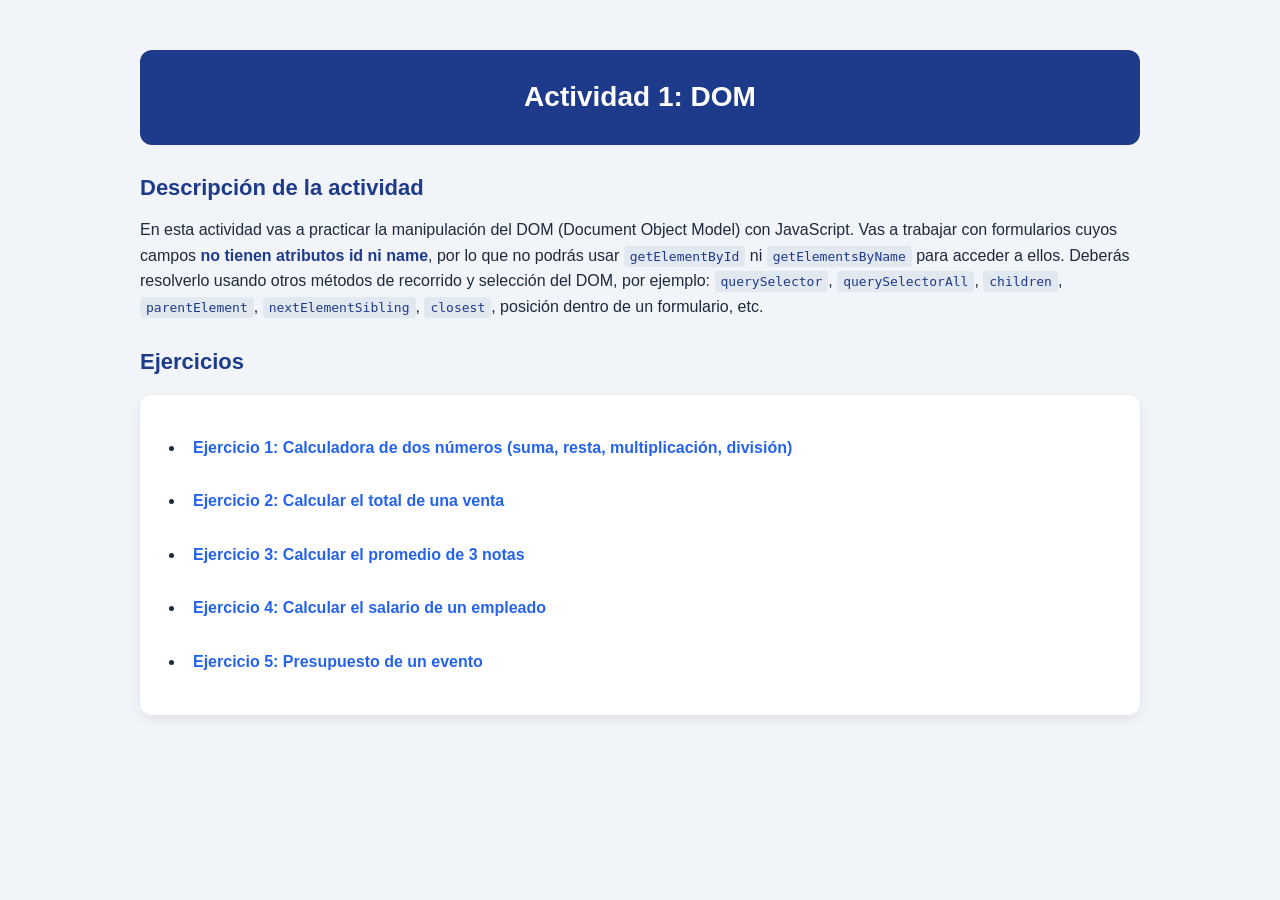
<file: index.html>
<!DOCTYPE html>
<html lang="es">
<head>
  <meta charset="UTF-8">
  <meta name="viewport" content="width=device-width, initial-scale=1.0">
  <title>Actividad 1: DOM</title>
   <link rel="stylesheet" href="css/style.css">
  <!--
    REQUISITO: debes crear tu propio archivo CSS (por ejemplo "estilos.css")
    y vincularlo aquí para darle estilo a esta página de inicio.
    Ejemplo: <link rel="stylesheet" href="estilos.css">
  -->
</head>
<body>

  <h1>Actividad 1: DOM</h1>

  <h2>Descripción de la actividad</h2>
  <p>
    En esta actividad vas a practicar la manipulación del DOM (Document Object Model)
    con JavaScript. Vas a trabajar con formularios cuyos campos <strong>no tienen
    atributos id ni name</strong>, por lo que no podrás usar
    <code>getElementById</code> ni <code>getElementsByName</code> para acceder a ellos.
    Deberás resolverlo usando otros métodos de recorrido y selección del DOM, por
    ejemplo: <code>querySelector</code>, <code>querySelectorAll</code>,
    <code>children</code>, <code>parentElement</code>, <code>nextElementSibling</code>,
    <code>closest</code>, posición dentro de un formulario, etc.
  </p>

  <!--
    Qué debes entregar en cada ejercicio:
    1. Crear tu propio archivo CSS y vincularlo en cada página HTML (puede
       ser el mismo archivo para todas, o uno por página).
    2. Crear tu propio archivo JavaScript y vincularlo al final del body de
       cada página.
    3. En el HTML de cada ejercicio, agregar el atributo onclick a cada
       botón, indicando la función de tu JS que debe ejecutar.
    4. En tu JS, usar el DOM (sin id ni name) para leer los valores de los
       inputs, calcular el resultado y mostrarlo en el input de resultado
       correspondiente.
    5. Revisar que los enlaces de este index.html funcionen correctamente
       hacia cada ejercicio.
  -->

  <h2>Ejercicios</h2>
  <ul>
    <li><a href="calculadora.html">Ejercicio 1: Calculadora de dos números (suma, resta, multiplicación, división)</a></li>
    <li><a href="venta.html">Ejercicio 2: Calcular el total de una venta</a></li>
    <li><a href="promedio.html">Ejercicio 3: Calcular el promedio de 3 notas</a></li>
    <li><a href="salario.html">Ejercicio 4: Calcular el salario de un empleado</a></li>
    <li><a href="otra.html">Ejercicio 5: Presupuesto de un evento</a></li>
  </ul>

  <!--
    REQUISITO: debes crear tu propio archivo JS (por ejemplo "index.js")
    y vincularlo aquí si lo necesitas para esta página.
    Ejemplo: <script src="index.js"></script>
  -->
    <script src="js/script.js"></script>
</body>
</html>
</file>
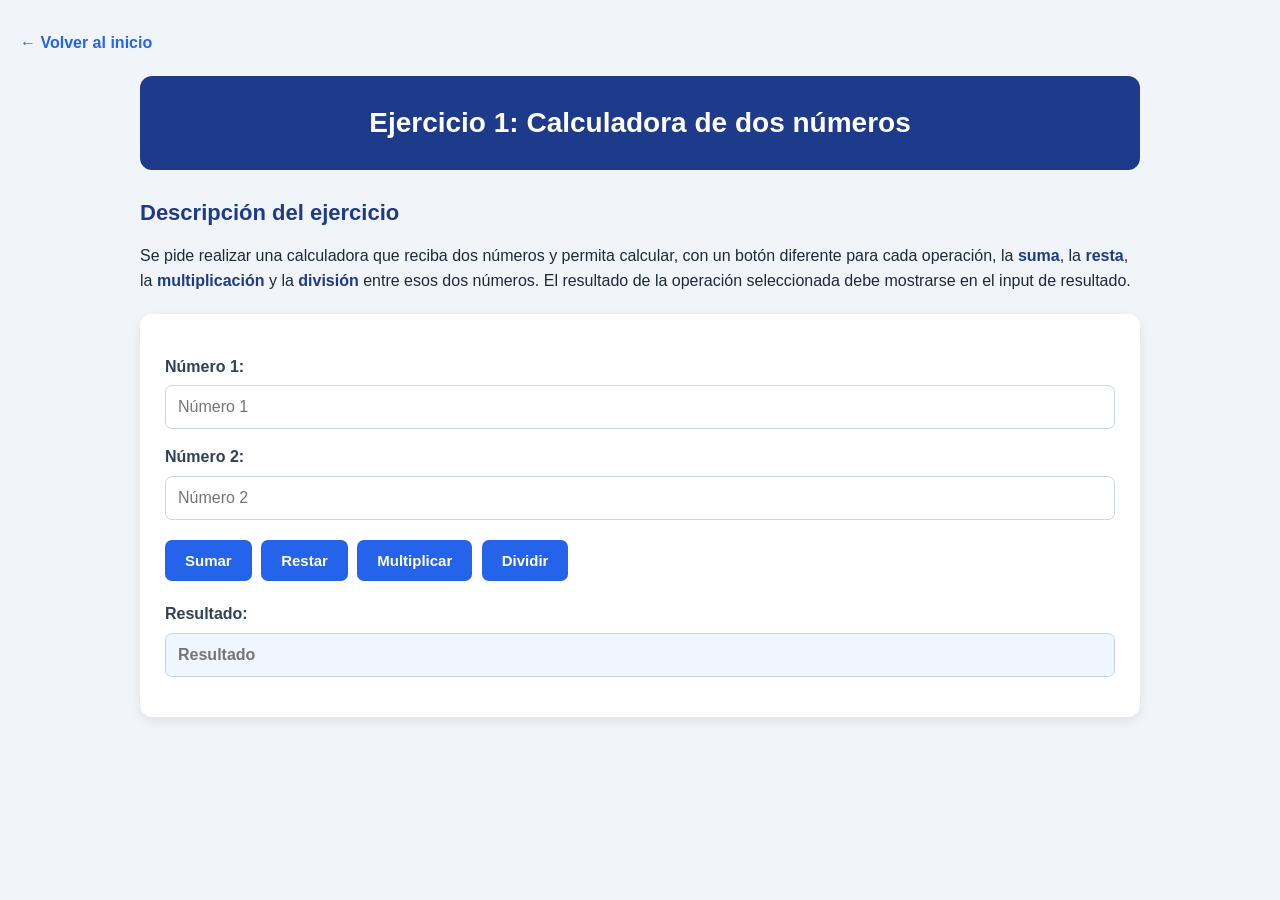
<file: calculadora.html>
<!DOCTYPE html>
<html lang="es">
<head>
  <meta charset="UTF-8">
  <meta name="viewport" content="width=device-width, initial-scale=1.0">
  <title>Ejercicio 1: Calculadora</title>
  <link rel="stylesheet" href="css/style.css">
  <!--
    REQUISITO: vincula aquí tu propio archivo CSS.
    Ejemplo: <link rel="stylesheet" href="estilos.css">
  -->
</head>
<body>

  <a href="index.html">&larr; Volver al inicio</a>

  <h1>Ejercicio 1: Calculadora de dos números</h1>

  <h2>Descripción del ejercicio</h2>
  <p>
    Se pide realizar una calculadora que reciba dos números y permita calcular,
    con un botón diferente para cada operación, la <strong>suma</strong>, la
    <strong>resta</strong>, la <strong>multiplicación</strong> y la
    <strong>división</strong> entre esos dos números. El resultado de la
    operación seleccionada debe mostrarse en el input de resultado.
  </p>

  <!--
    Instrucciones:
    1. Los inputs de este formulario no tienen id ni name: debes acceder a ellos
       desde tu JS usando el DOM (por ejemplo querySelectorAll('input') y la
       posición de cada campo, o recorriendo el formulario).
    2. Agrega el atributo onclick a cada botón, apuntando a una función distinta
       de tu JS (sumar, restar, multiplicar, dividir).
    3. Valida en tu JS qué pasa si se intenta dividir por cero.
    4. Crea y vincula tu propio CSS y tu propio JS.
  -->

  <form>
    <p>
      <label>Número 1: <input type="number"  id="num1"   placeholder="Número 1"></label>
    </p>
    <p>
      <label>Número 2: <input type="number"  id="num2"    placeholder="Número 2"></label>
    </p>

    <p>
      <button type="button" onclick="sumar()">Sumar</button>
      <button type="button" onclick="restar()">Restar</button>
      <button type="button" onclick="multiplicar()">Multiplicar</button>
      <button type="button" onclick="dividir()">Dividir</button>
    </p>

    <p>
      <label>Resultado: <input type="text" id="resultado1" placeholder="Resultado" readonly></label>
    </p>
  </form>

  <!--
    REQUISITO: vincula aquí tu propio archivo JS.
    Ejemplo: <script src="calculadora.js"></script>
  -->
    <script src="js/script.js"></script>
</body>
</html>
</file>
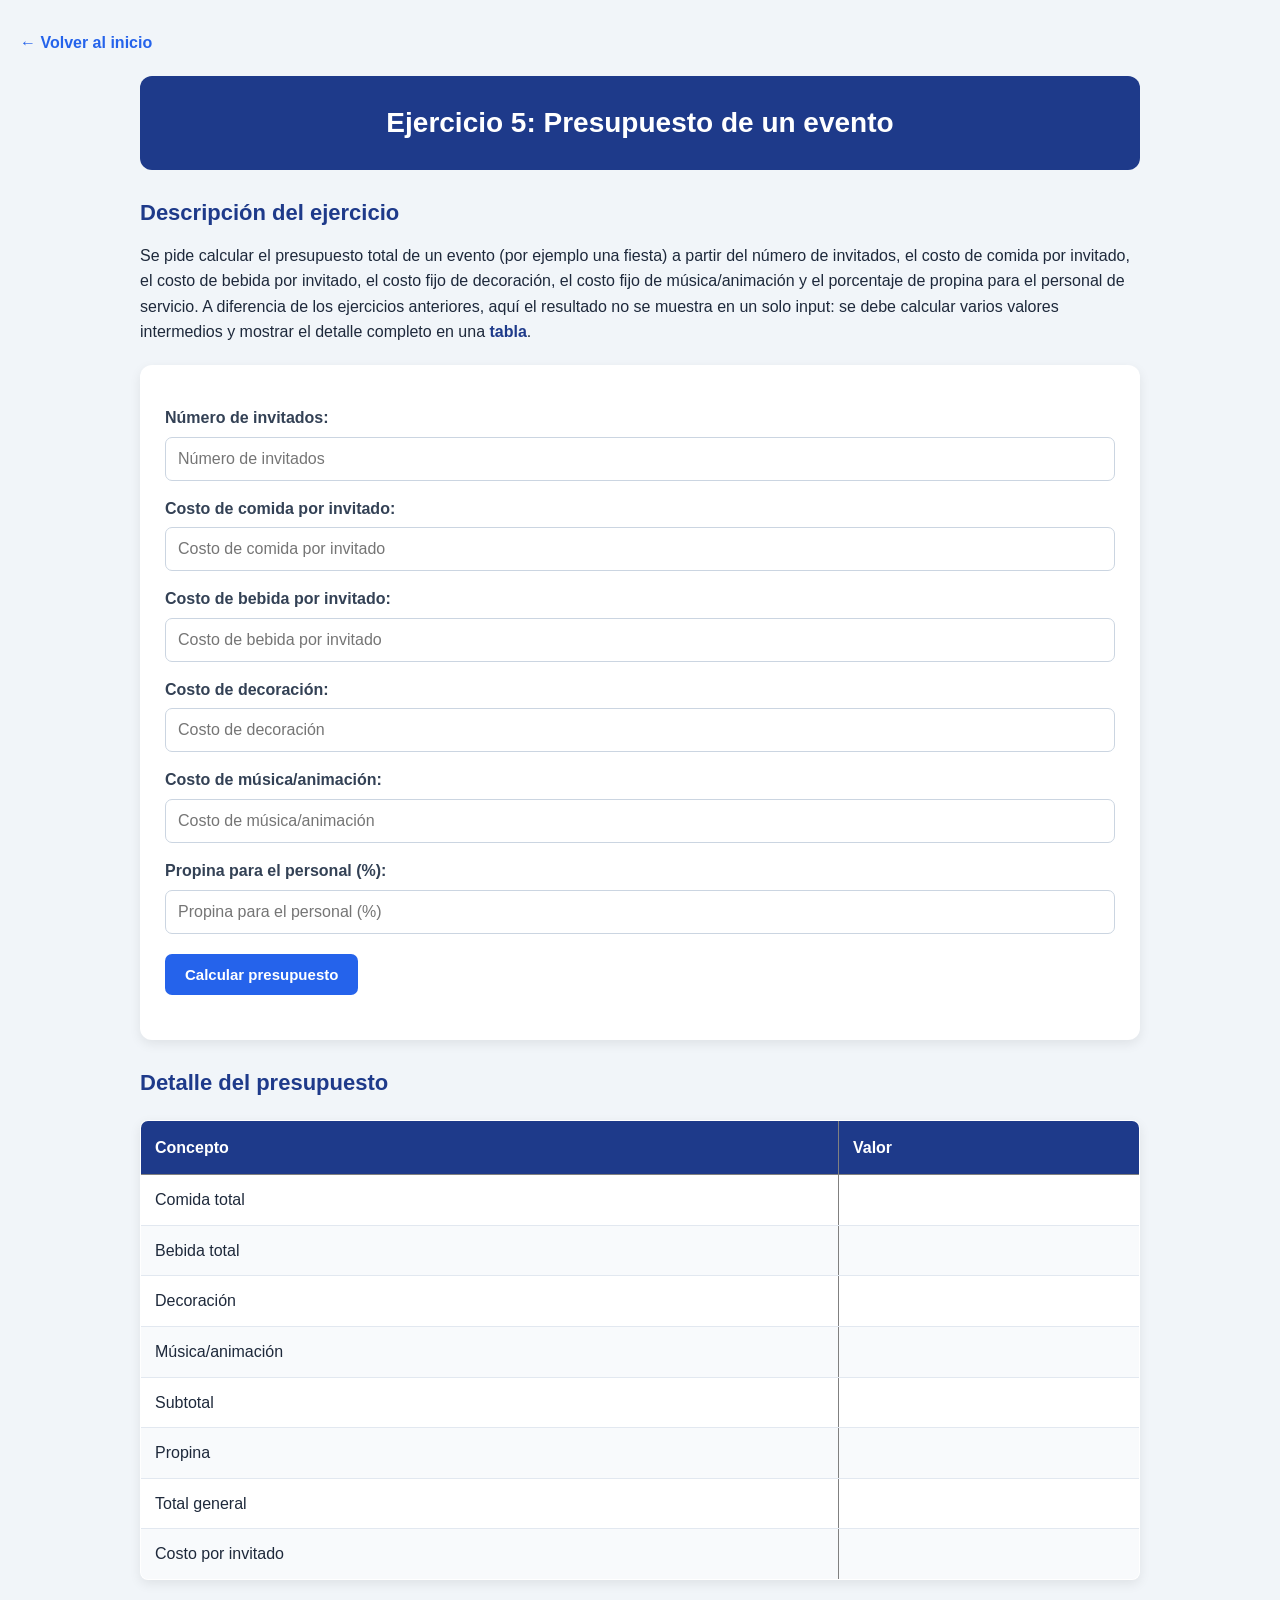
<file: otra.html>
<!DOCTYPE html>
<html lang="es">
<head>
  <meta charset="UTF-8">
  <meta name="viewport" content="width=device-width, initial-scale=1.0">
  <title>Ejercicio 5: Presupuesto de un evento</title>
  <link rel="stylesheet" href="css/style.css">
  <!--
    REQUISITO: vincula aquí tu propio archivo CSS.
    Ejemplo: <link rel="stylesheet" href="estilos.css">
  -->
</head>
<body>

  <a href="index.html">&larr; Volver al inicio</a>

  <h1>Ejercicio 5: Presupuesto de un evento</h1>

  <h2>Descripción del ejercicio</h2>
  <p>
    Se pide calcular el presupuesto total de un evento (por ejemplo una
    fiesta) a partir del número de invitados, el costo de comida por
    invitado, el costo de bebida por invitado, el costo fijo de decoración,
    el costo fijo de música/animación y el porcentaje de propina para el
    personal de servicio. A diferencia de los ejercicios anteriores, aquí
    el resultado no se muestra en un solo input: se debe calcular varios
    valores intermedios y mostrar el detalle completo en una
    <strong>tabla</strong>.
  </p>

  <!--
    Instrucciones:
    1. Los inputs no tienen id ni name: accede a ellos desde tu JS
       recorriendo el DOM del formulario.
    2. Agrega el atributo onclick al botón "Calcular presupuesto",
       apuntando a una función de tu JS.
    3. En tu JS debes calcular, usando variables, al menos:
       - comida total = invitados * costo de comida por invitado
       - bebida total = invitados * costo de bebida por invitado
       - subtotal = comida total + bebida total + decoración + música
       - propina = subtotal * (porcentaje de propina / 100)
       - total general = subtotal + propina
       - costo por invitado = total general / invitados
    4. Las celdas de la columna "Valor" de la tabla tampoco tienen id ni
       name: accede a ellas recorriendo las filas de la tabla
       (querySelectorAll('tbody tr'), children, etc.) y escribe ahí cada
       resultado.
    5. Valida qué pasa si el número de invitados es 0 o está vacío.
    6. Todos los valores de la tabla son dinero: antes de escribirlos en la
       celda, fórmatealos con toLocaleString() (por ejemplo:
       totalGeneral.toLocaleString('es-CO')).
    7. Crea y vincula tu propio CSS y tu propio JS.
  -->

  <form>
    <p>
      <label>Número de invitados: <input type="number" id="numero_invitados" placeholder="Número de invitados"></label>
    </p>
    <p>
      <label>Costo de comida por invitado: <input type="number" id="costo_comida" placeholder="Costo de comida por invitado"></label>
    </p>
    <p>
      <label>Costo de bebida por invitado: <input type="number" id="costo_bebida" placeholder="Costo de bebida por invitado"></label>
    </p>
    <p>
      <label>Costo de decoración: <input type="number" id="costo_decoracion" placeholder="Costo de decoración"></label>
    </p>
    <p>
      <label>Costo de música/animación: <input type="number" id="costo_musica" placeholder="Costo de música/animación"></label>
    </p>
    <p>
      <label>Propina para el personal (%): <input type="number" id="propina" placeholder="Propina para el personal (%)"></label>
    </p>

    <p>
      <button type="button" onclick="presupuesto()">Calcular presupuesto</button>
    </p>
  </form>

  <h2>Detalle del presupuesto</h2>
  <table border="1">
    <thead>
      <tr>
        <th>Concepto</th>
        <th>Valor</th>
      </tr>
    </thead>
    <tbody>
      <tr>
        <td>Comida total</td>
        <td id="comida_total"> </td>
      </tr>
      <tr>
        <td>Bebida total</td>
        <td id="bebida"></td>
      </tr>
      <tr>
        <td>Decoración</td>
        <td id="decora"></td>
      </tr>
      <tr>
        <td>Música/animación</td>
        <td id="musiani"></td>
      </tr>
      <tr>
        <td>Subtotal</td>
        <td id="su"></td>
      </tr>
      <tr>
        <td>Propina</td>
        <td id="pro"></td>
      </tr>
      <tr>
        <td>Total general</td>
        <td id="to_ge"></td>
      </tr>
      <tr>
        <td>Costo por invitado</td>
        <td id="cos_p_in"></td>
      </tr>
    </tbody>
  </table>

  <!--
    REQUISITO: vincula aquí tu propio archivo JS.
    Ejemplo: <script src="otra.js"></script>
  -->
  <script src="js/script.js"></script>
</body>
</html>
</file>
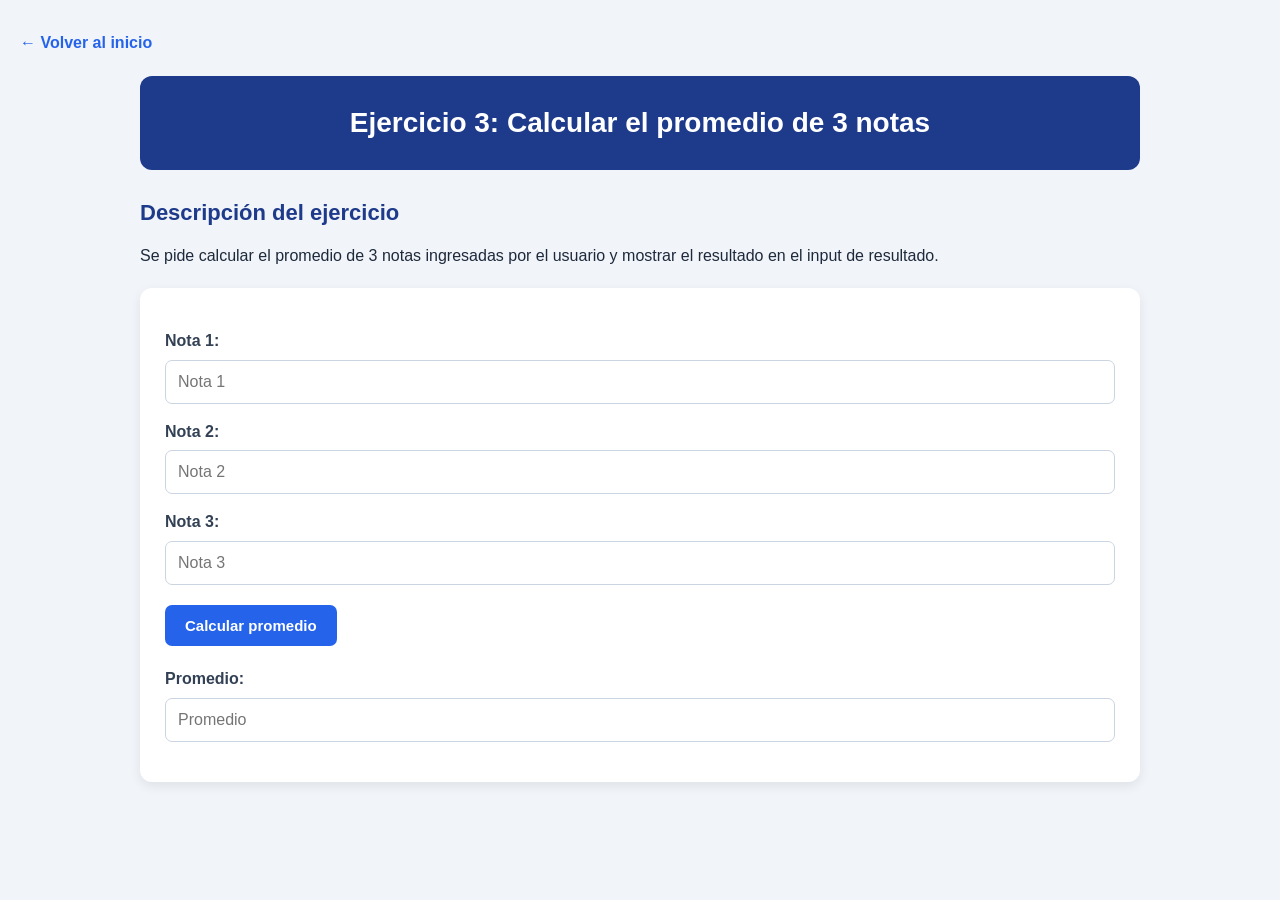
<file: promedio.html>
<!DOCTYPE html>
<html lang="es">
<head>
  <meta charset="UTF-8">
  <meta name="viewport" content="width=device-width, initial-scale=1.0">
  <title>Ejercicio 3: Promedio de notas</title>
  <link rel="stylesheet" href="css/style.css">
  <!--
    REQUISITO: vincula aquí tu propio archivo CSS.
    Ejemplo: <link rel="stylesheet" href="estilos.css">
  -->
</head>
<body>

  <a href="index.html">&larr; Volver al inicio</a>

  <h1>Ejercicio 3: Calcular el promedio de 3 notas</h1>

  <h2>Descripción del ejercicio</h2>
  <p>
    Se pide calcular el promedio de 3 notas ingresadas por el usuario y
    mostrar el resultado en el input de resultado.
  </p>

  <!--
    Instrucciones:
    1. Los inputs no tienen id ni name: accede a ellos desde tu JS recorriendo
       el DOM del formulario.
    2. Agrega el atributo onclick al botón "Calcular promedio", apuntando a
       una función de tu JS.
    3. Opcional: valida que las notas estén en un rango válido (por ejemplo
       entre 0 y 5, o entre 0 y 10, según el sistema que uses).
    4. El promedio es un campo de promedio: antes de mostrarlo, fórmatealo
       con toFixed(2) para que quede con dos decimales.
    5. Crea y vincula tu propio CSS y tu propio JS.
  -->

  <form>
    <p>
      <label>Nota 1: <input type="number" id="not1" step="0.1" placeholder="Nota 1"></label>
    </p>
    <p>
      <label>Nota 2: <input type="number" id="not2"  step="0.1" placeholder="Nota 2"></label>
    </p>
    <p>
      <label>Nota 3: <input type="number" id="not3" step="0.1" placeholder="Nota 3"></label>
    </p>

    <p>
      <button type="button" onclick="promedio()" >Calcular promedio</button>
    </p>

    <p>
      <label>Promedio: <input type="text" id="prooomedio" placeholder="Promedio" readonly></label>
    </p>
  </form>

  <!--
    REQUISITO: vincula aquí tu propio archivo JS.
    Ejemplo: <script src="promedio.js"></script>
  -->
  <script src="js/script.js"></script>
</body>
</html>
</file>
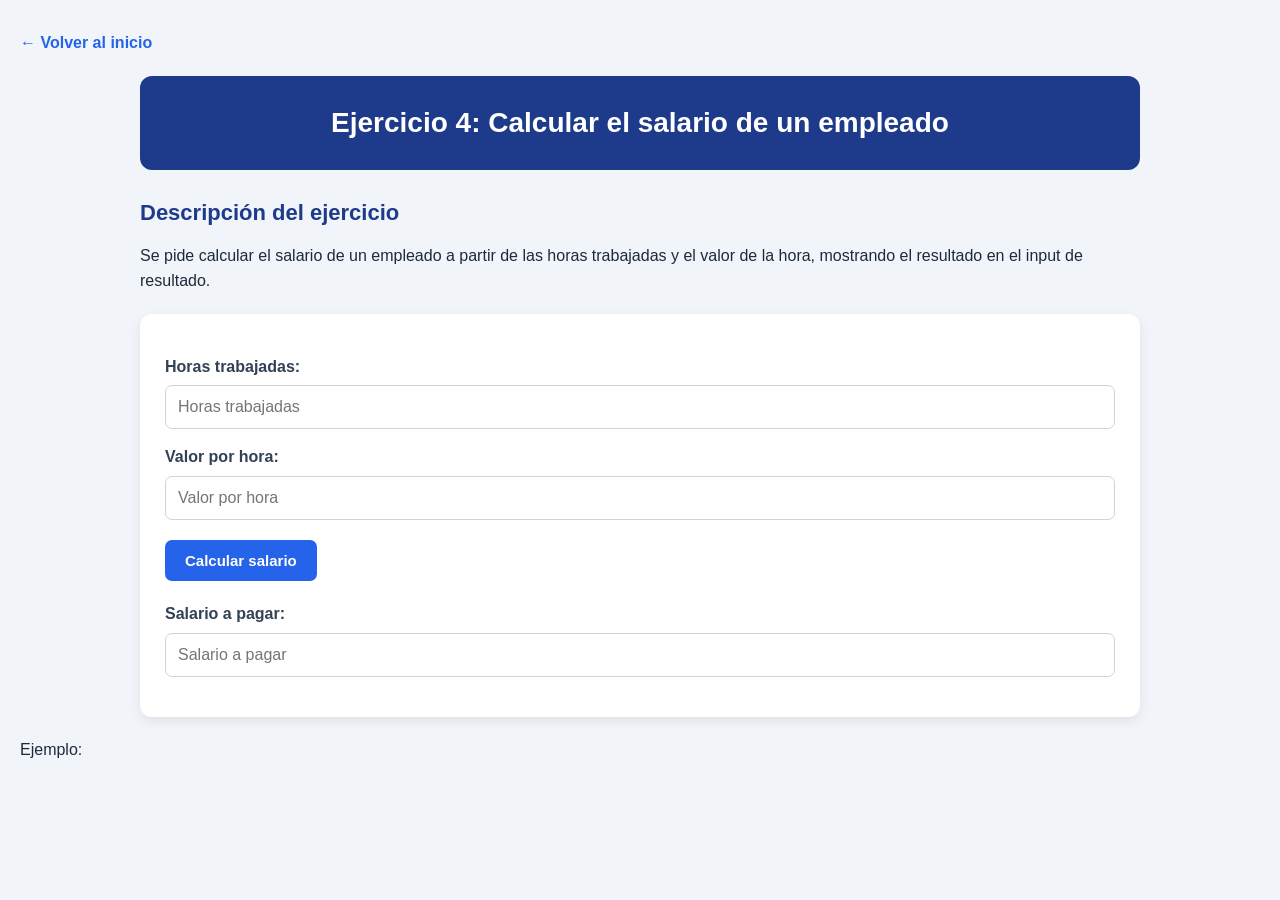
<file: salario.html>
<!DOCTYPE html>
<html lang="es">
<head>
  <meta charset="UTF-8">
  <meta name="viewport" content="width=device-width, initial-scale=1.0">
  <title>Ejercicio 4: Salario de empleado</title>
  <link rel="stylesheet" href="css/style.css">
  <!--
    REQUISITO: vincula aquí tu propio archivo CSS.
    Ejemplo: <link rel="stylesheet" href="estilos.css">
  -->
</head>
<body>

  <a href="index.html">&larr; Volver al inicio</a>

  <h1>Ejercicio 4: Calcular el salario de un empleado</h1>

  <h2>Descripción del ejercicio</h2>
  <p>
    Se pide calcular el salario de un empleado a partir de las horas
    trabajadas y el valor de la hora, mostrando el resultado en el input
    de resultado.
  </p>

  <!--
    Instrucciones:
    1. Los inputs no tienen id ni name: accede a ellos desde tu JS recorriendo
       el DOM del formulario.
    2. Agrega el atributo onclick al botón "Calcular salario", apuntando a
       una función de tu JS.
    3. Opcional: agrega una regla propia, por ejemplo recargo por horas extra
       si se trabajan más de 8 horas al día.
    4. El salario a pagar es un valor en dinero: antes de mostrarlo,
       fórmatealo con toLocaleString() (por ejemplo:
       salario.toLocaleString('es-CO')).
    5. Crea y vincula tu propio CSS y tu propio JS.
  -->

  <form>
    <p>
      <label>Horas trabajadas: <input type="number" id="horas" placeholder="Horas trabajadas"></label>
    </p>
    <p>
      <label>Valor por hora: <input type="number" id="valor" placeholder="Valor por hora"></label>
    </p>

    <p>
      <button type="button" onclick="cal_salario()">Calcular salario</button>
    </p>

    <p>
      <label>Salario a pagar: <input type="text" id="salario" placeholder="Salario a pagar" readonly></label>
    </p>
  </form>

  <!--
    REQUISITO: vincula aquí tu propio archivo JS.
    Ejemplo: <script src="salario.js"></script>
  -->
  Ejemplo: <script src="js/script.js"></script>
</body>
</html>
</file>
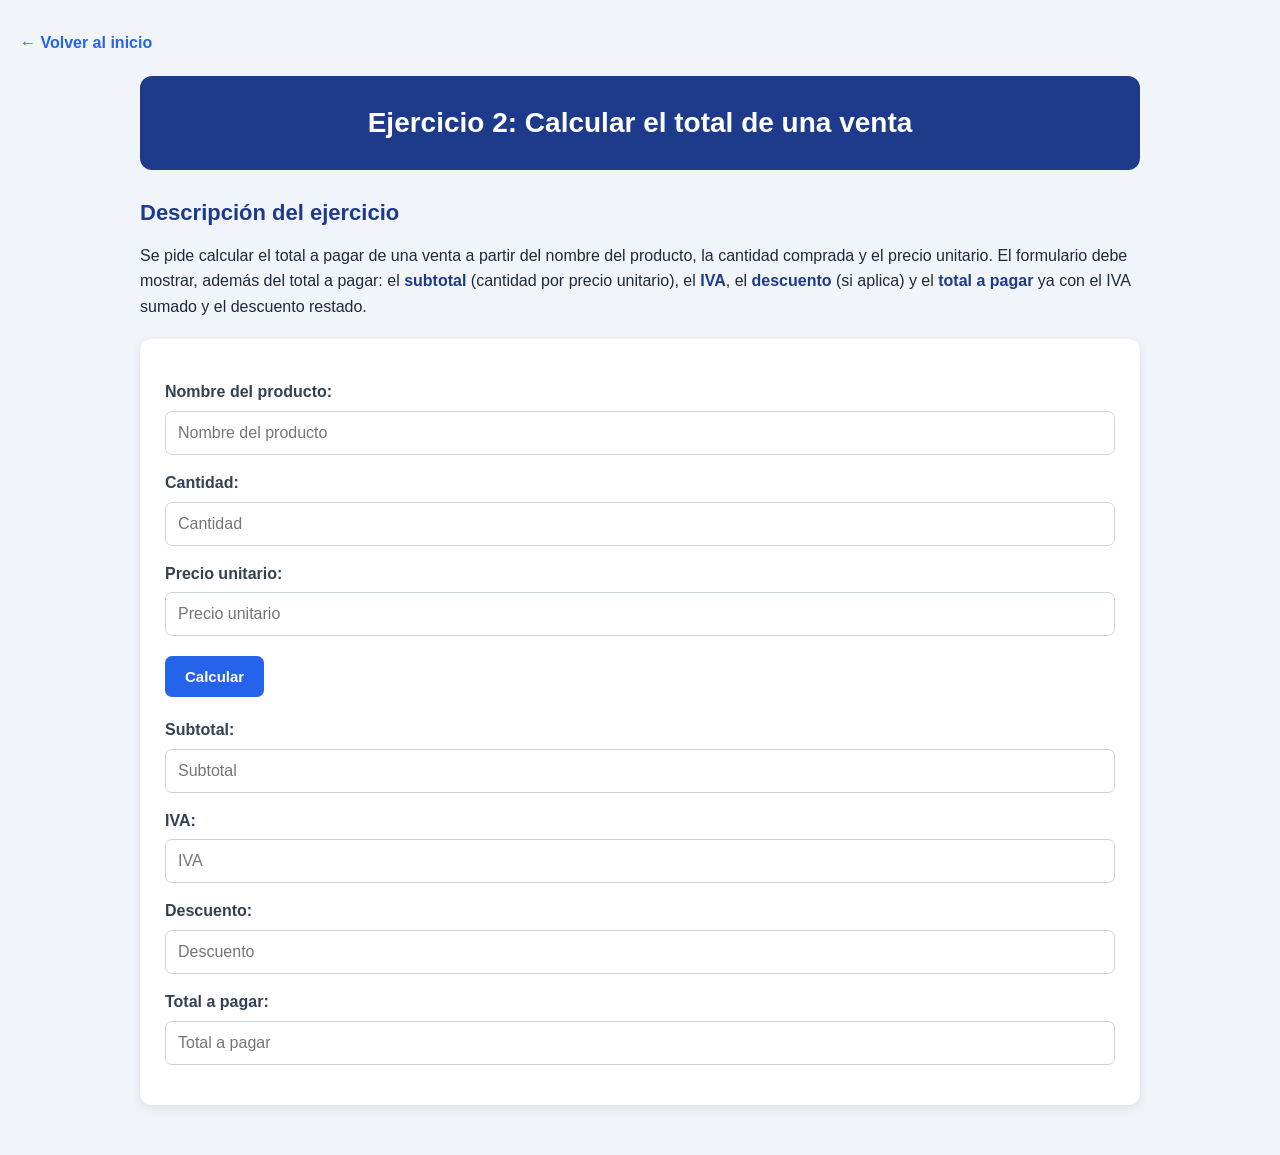
<file: venta.html>
<!DOCTYPE html>
<html lang="es">
<head>
  <meta charset="UTF-8">
  <meta name="viewport" content="width=device-width, initial-scale=1.0">
  <title>Ejercicio 2: Total de venta</title>
   <link rel="stylesheet" href="css/style.css">

  <!--
    REQUISITO: vincula aquí tu propio archivo CSS.
    Ejemplo: <link rel="stylesheet" href="estilos.css">
  -->
</head>
<body>

  <a href="index.html">&larr; Volver al inicio</a>

  <h1>Ejercicio 2: Calcular el total de una venta</h1>

  <h2>Descripción del ejercicio</h2>
  <p>
    Se pide calcular el total a pagar de una venta a partir del nombre del
    producto, la cantidad comprada y el precio unitario. El formulario debe
    mostrar, además del total a pagar: el <strong>subtotal</strong> (cantidad
    por precio unitario), el <strong>IVA</strong>, el <strong>descuento</strong>
    (si aplica) y el <strong>total a pagar</strong> ya con el IVA sumado y el
    descuento restado.
  </p>

  <!--
    Instrucciones:
    1. Define tú mismo el porcentaje de IVA a aplicar (por ejemplo 19%).
    2. Define tú mismo una regla de descuento (por ejemplo: si la cantidad es
       mayor a 10 unidades, aplica un 5% de descuento sobre el subtotal).
    3. Los inputs no tienen id ni name: accede a ellos desde tu JS recorriendo
       el DOM del formulario.
    4. Agrega el atributo onclick al botón "Calcular", apuntando a una función
       de tu JS.
    5. El Subtotal, el IVA, el Descuento y el Total a pagar son valores en
       dinero: antes de mostrarlos, fórmatealos con toLocaleString() (por
       ejemplo: subtotal.toLocaleString('es-CO')).
    6. Crea y vincula tu propio CSS y tu propio JS.
  -->

  <form>
    <p>
      <label>Nombre del producto: <input type="text" id="producto" placeholder="Nombre del producto"></label>
    </p>
    <p>
      <label>Cantidad: <input type="number" id="Cantidad"  placeholder="Cantidad"></label>
    </p>
    <p>
      <label>Precio unitario: <input type="number" id="precio" placeholder="Precio unitario"></label>
    </p>

    <p>
      <button type="button" onclick="calcular()">Calcular</button>
    </p>

    <p>
      <label>Subtotal: <input type="text" id="subtotal" placeholder="Subtotal" readonly></label>
    </p>
    <p>
      <label>IVA: <input type="text" id="iva" placeholder="IVA" readonly></label>
    </p>
    <p>
      <label>Descuento: <input type="text" id="descuento"  placeholder="Descuento" readonly></label>
    </p>
    <p>
      <label>Total a pagar: <input type="text" id="total"  placeholder="Total a pagar" readonly></label>
    </p>
  </form>

  <!--
    REQUISITO: vincula aquí tu propio archivo JS.
    Ejemplo: <script src="venta.js"></script>
  -->
  <script src="js/script.js"></script>
</body>
</html>
</file>
<file: css/style.css>
/* ===== CONFIGURACIÓN GENERAL ===== */
* {
    margin: 0;
    padding: 0;
    box-sizing: border-box;
}

body {
    font-family: Arial, Helvetica, sans-serif;
    background-color: #f1f5f9;
    color: #1e293b;
    line-height: 1.6;
    padding: 30px 20px;
}

/* ===== TÍTULOS ===== */
h1 {
    background-color: #1e3a8a;
    color: white;
    text-align: center;
    padding: 25px 15px;
    border-radius: 12px;
    margin: 20px auto 25px;
    max-width: 1000px;
    font-size: 28px;
}

h2 {
    color: #1e3a8a;
    max-width: 1000px;
    margin: 25px auto 12px;
    font-size: 22px;
}

/* ===== PÁRRAFOS ===== */
p {
    max-width: 1000px;
    margin: 12px auto;
}

/* ===== ENLACES ===== */
a {
    color: #2563eb;
    text-decoration: none;
    font-weight: bold;
}

a:hover {
    color: #1e40af;
    text-decoration: underline;
}

/* ===== LISTA DE EJERCICIOS ===== */
ul {
    max-width: 1000px;
    margin: 15px auto;
    padding: 20px 20px 20px 45px;
    background-color: white;
    border-radius: 12px;
    box-shadow: 0 4px 12px rgba(0, 0, 0, 0.08);
}

li {
    margin: 12px 0;
    padding: 8px;
}

/* ===== FORMULARIOS ===== */
form {
    max-width: 1000px;
    margin: 20px auto;
    padding: 25px;
    background-color: white;
    border-radius: 12px;
    box-shadow: 0 4px 12px rgba(0, 0, 0, 0.08);
}

form p {
    margin: 15px 0;
}

label {
    display: block;
    font-weight: bold;
    color: #334155;
}

/* ===== CAMPOS DE ENTRADA ===== */
input,
select,
textarea {
    width: 100%;
    padding: 12px;
    margin-top: 6px;
    border: 1px solid #cbd5e1;
    border-radius: 7px;
    font-size: 16px;
    background-color: #ffffff;
    color: #1e293b;
}

input:focus,
select:focus,
textarea:focus {
    outline: none;
    border-color: #2563eb;
    box-shadow: 0 0 0 3px rgba(37, 99, 235, 0.15);
}

/* ===== BOTONES ===== */
button {
    background-color: #2563eb;
    color: white;
    border: none;
    border-radius: 7px;
    padding: 12px 20px;
    margin: 5px 5px 5px 0;
    font-size: 15px;
    font-weight: bold;
    cursor: pointer;
    transition: background-color 0.2s;
}

button:hover {
    background-color: #1e40af;
}

button:active {
    transform: scale(0.98);
}

/* ===== TABLAS ===== */
table {
    width: 100%;
    max-width: 1000px;
    margin: 20px auto;
    border-collapse: collapse;
    background-color: white;
    border-radius: 8px;
    overflow: hidden;
    box-shadow: 0 4px 12px rgba(0, 0, 0, 0.08);
}

th {
    background-color: #1e3a8a;
    color: white;
    padding: 14px;
    text-align: left;
}

td {
    padding: 12px 14px;
    border-bottom: 1px solid #e2e8f0;
}

tbody tr:nth-child(even) {
    background-color: #f8fafc;
}

tbody tr:hover {
    background-color: #dbeafe;
}

/* ===== RESULTADOS ===== */
#resultado1,
#resultado,
.resultado {
    background-color: #eff6ff;
    font-weight: bold;
    color: #1e3a8a;
}

/* ===== CÓDIGO Y TEXTO DESTACADO ===== */
code {
    background-color: #e2e8f0;
    color: #1e3a8a;
    padding: 3px 6px;
    border-radius: 4px;
}

strong {
    color: #1e3a8a;
}

/* ===== ADAPTACIÓN A CELULARES ===== */
@media (max-width: 600px) {
    body {
        padding: 15px 10px;
    }

    h1 {
        font-size: 22px;
        padding: 18px 10px;
    }

    h2 {
        font-size: 19px;
    }

    form {
        padding: 15px;
    }

    button {
        width: 100%;
        margin: 5px 0;
    }

    table {
        font-size: 14px;
    }

    th,
    td {
        padding: 8px;
    }
}
</file>
